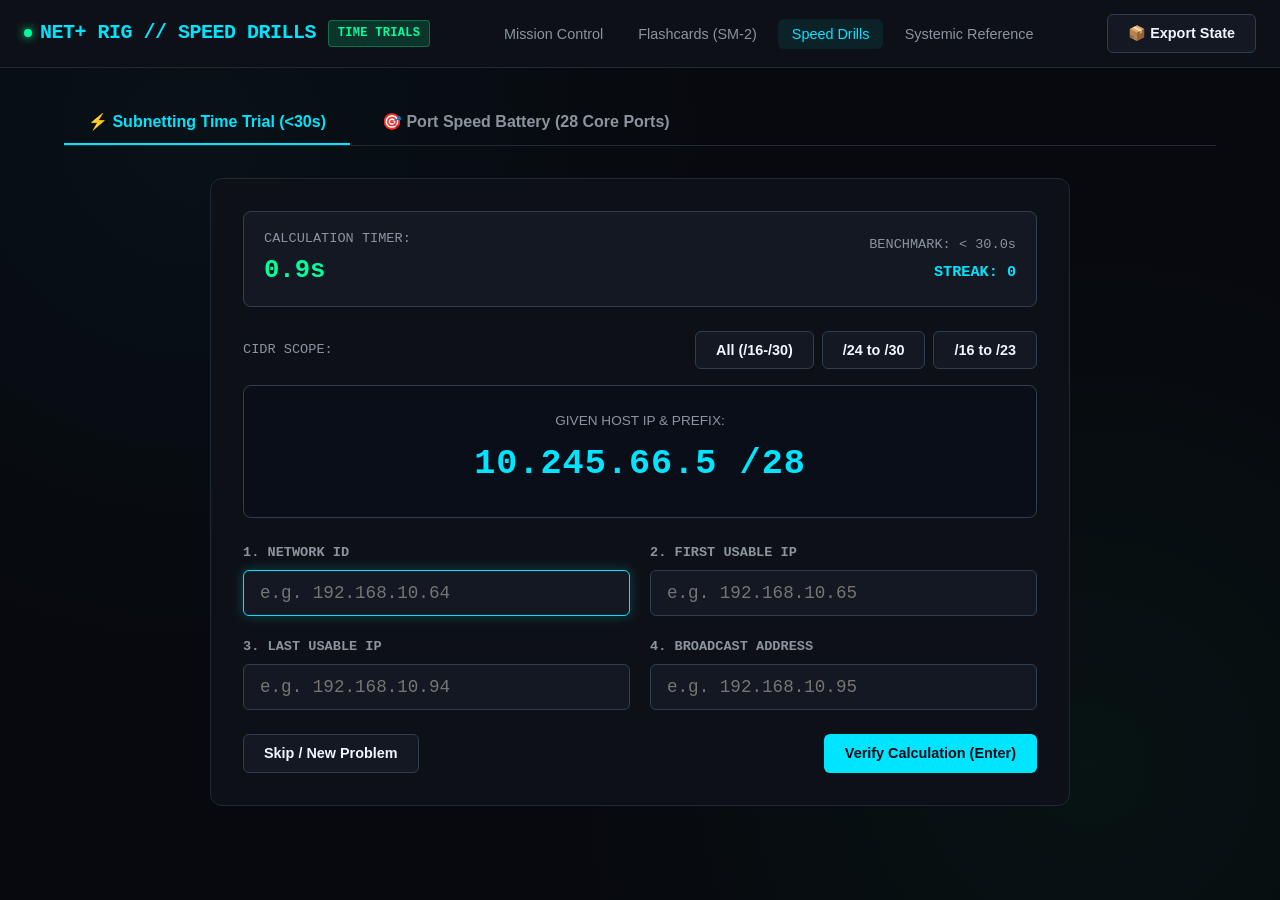
<file: app/drills.html>
<!DOCTYPE html>
<html lang="en">
<head>
  <meta charset="UTF-8">
  <meta name="viewport" content="width=device-width, initial-scale=1.0">
  <meta name="color-scheme" content="dark">
  <title>CompTIA Network+ (N10-009) // Speed Drill Trials</title>
  <link rel="stylesheet" href="css/style.css">
</head>
<body>
  <!-- Header Bar -->
  <header class="header-bar">
    <div class="brand-container">
      <a href="index.html" class="brand-logo">
        <span class="pulse-dot"></span>
        <span>NET+ RIG // SPEED DRILLS</span>
      </a>
      <span class="badge badge-emerald">TIME TRIALS</span>
    </div>
    <nav>
      <ul class="nav-links">
        <li><a href="index.html" class="nav-link">Mission Control</a></li>
        <li><a href="cards.html" class="nav-link">Flashcards (SM-2)</a></li>
        <li><a href="drills.html" class="nav-link active">Speed Drills</a></li>
        <li><a href="reference.html" class="nav-link">Systemic Reference</a></li>
      </ul>
    </nav>
    <div class="header-actions">
      <button class="btn btn-secondary" id="export-git-drills-btn">📦 Export State</button>
    </div>
  </header>

  <!-- Main View -->
  <main class="main-wrapper">
    <!-- Tab Controls -->
    <div class="drill-tabs">
      <button class="tab-btn active" id="tab-btn-subnet" data-target="subnet-view">⚡ Subnetting Time Trial (&lt;30s)</button>
      <button class="tab-btn" id="tab-btn-port" data-target="port-view">🎯 Port Speed Battery (28 Core Ports)</button>
    </div>

    <!-- ====================================================================
         Subnetting Time Trial Section
         ==================================================================== -->
    <section id="subnet-view" class="drill-box">
      <div class="timer-bar">
        <div>
          <span style="font-size:0.85rem; color:var(--text-secondary);">CALCULATION TIMER:</span>
          <div class="timer-val" id="subnet-timer-display">0.0s</div>
        </div>
        <div style="text-align:right;">
          <div class="target-badge">BENCHMARK: &lt; 30.0s</div>
          <div style="font-size:0.95rem; font-weight:700; color:var(--neon-cyan); margin-top:4px;">
            STREAK: <span id="subnet-streak-display">0</span>
          </div>
        </div>
      </div>

      <!-- Scope Selector -->
      <div style="display:flex; justify-content:space-between; align-items:center; margin-bottom:1rem; flex-wrap:wrap; gap:0.5rem;">
        <span style="font-size:0.85rem; font-family:var(--font-mono); color:var(--text-secondary);">CIDR SCOPE:</span>
        <div style="display:flex; gap:0.5rem;">
          <button class="btn btn-secondary subnet-scope-btn active" data-tier="all">All (/16-/30)</button>
          <button class="btn btn-secondary subnet-scope-btn" data-tier="tier1">/24 to /30</button>
          <button class="btn btn-secondary subnet-scope-btn" data-tier="tier2">/16 to /23</button>
        </div>
      </div>

      <!-- Problem Prompt -->
      <div class="ip-problem-display">
        <div style="font-size:0.85rem; color:var(--text-secondary); margin-bottom:0.25rem;">GIVEN HOST IP & PREFIX:</div>
        <div class="ip-lead" id="subnet-problem-ip">192.168.10.77 /27</div>
      </div>

      <!-- Input Form -->
      <form id="subnet-form">
        <div class="drill-inputs-grid">
          <div class="form-group">
            <label for="input-net-id">1. NETWORK ID</label>
            <input type="text" id="input-net-id" class="form-input" placeholder="e.g. 192.168.10.64" autocomplete="off" required>
          </div>
          <div class="form-group">
            <label for="input-first-usable">2. FIRST USABLE IP</label>
            <input type="text" id="input-first-usable" class="form-input" placeholder="e.g. 192.168.10.65" autocomplete="off" required>
          </div>
          <div class="form-group">
            <label for="input-last-usable">3. LAST USABLE IP</label>
            <input type="text" id="input-last-usable" class="form-input" placeholder="e.g. 192.168.10.94" autocomplete="off" required>
          </div>
          <div class="form-group">
            <label for="input-broadcast">4. BROADCAST ADDRESS</label>
            <input type="text" id="input-broadcast" class="form-input" placeholder="e.g. 192.168.10.95" autocomplete="off" required>
          </div>
        </div>

        <div style="display:flex; justify-content:space-between; align-items:center; margin-top:1.5rem;">
          <button type="button" class="btn btn-secondary" id="subnet-new-prob-btn">Skip / New Problem</button>
          <button type="submit" class="btn btn-primary" id="subnet-submit-btn">Verify Calculation (Enter)</button>
        </div>
      </form>

      <!-- Results & Step-by-Step Breakdown -->
      <div id="subnet-results-box" class="drill-results-breakdown" style="display:none;"></div>
    </section>

    <!-- ====================================================================
         Port Speed Battery Section
         ==================================================================== -->
    <section id="port-view" class="drill-box" style="display:none;">
      <div class="timer-bar">
        <div>
          <span style="font-size:0.85rem; color:var(--text-secondary);">REACTION LATENCY:</span>
          <div class="timer-val" id="port-latency-display">0ms</div>
        </div>
        <div style="text-align:right;">
          <div class="target-badge">BENCHMARK: &lt; 1000ms / 100% ACC</div>
          <div style="font-size:0.95rem; font-weight:700; color:var(--neon-emerald); margin-top:4px;">
            ACCURACY: <span id="port-acc-display">100%</span> | STREAK: <span id="port-streak-display">0</span>
          </div>
        </div>
      </div>

      <!-- Mode Selector -->
      <div style="display:flex; justify-content:space-between; align-items:center; margin-bottom:1.5rem; flex-wrap:wrap; gap:0.5rem;">
        <span style="font-size:0.85rem; font-family:var(--font-mono); color:var(--text-secondary);">TRIAL MODE:</span>
        <div style="display:flex; gap:0.5rem;">
          <button class="btn btn-secondary port-mode-btn active" data-mode="random">Mixed Battery</button>
          <button class="btn btn-secondary port-mode-btn" data-mode="port_to_service">Port &rarr; Service</button>
          <button class="btn btn-secondary port-mode-btn" data-mode="service_to_port">Service &rarr; Port</button>
        </div>
      </div>

      <!-- Problem Prompt -->
      <div class="ip-problem-display">
        <div style="font-size:0.85rem; color:var(--text-secondary); margin-bottom:0.25rem;" id="port-prompt-subtitle">IDENTIFY THE SERVICE:</div>
        <div class="ip-lead" id="port-prompt-main">Port 445 (TCP)</div>
      </div>

      <!-- Rapid Fire Choices Grid -->
      <div class="port-choices-grid" id="port-choices-container">
        <!-- Buttons [1] to [4] injected via JS -->
      </div>

      <!-- Detail Explanations -->
      <div id="port-feedback-box" class="drill-results-breakdown" style="display:none; margin-top:1.5rem;"></div>
    </section>
  </main>

  <!-- Telemetry Export Modal Backdrop -->
  <div id="git-export-modal" class="modal-backdrop"></div>

  <!-- Scripts -->
  <script type="module">
    import { SubnetDrill } from './js/subnet-drill.js';
    import { PortDrill } from './js/port-drill.js';
    import { FlashcardController } from './js/cards.js';

    // Check query params for tab selection
    const urlParams = new URLSearchParams(window.location.search);
    const initialTab = urlParams.get('tab');

    // Tab switching logic
    const subnetBtn = document.getElementById('tab-btn-subnet');
    const portBtn = document.getElementById('tab-btn-port');
    const subnetView = document.getElementById('subnet-view');
    const portView = document.getElementById('port-view');

    function switchTab(target) {
      if (target === 'port') {
        portBtn.classList.add('active');
        subnetBtn.classList.remove('active');
        portView.style.display = 'block';
        subnetView.style.display = 'none';
        if (!window.portEngineStarted) {
          initPortTrial();
          window.portEngineStarted = true;
        }
      } else {
        subnetBtn.classList.add('active');
        portBtn.classList.remove('active');
        subnetView.style.display = 'block';
        portView.style.display = 'none';
      }
    }

    subnetBtn.addEventListener('click', () => switchTab('subnet'));
    portBtn.addEventListener('click', () => switchTab('port'));

    if (initialTab === 'port') {
      switchTab('port');
    }

    // ========================================================================
    // Subnetting Drill Implementation
    // ========================================================================
    const subnetEngine = new SubnetDrill();
    let currentScope = 'all';

    const timerDisplay = document.getElementById('subnet-timer-display');
    const streakDisplay = document.getElementById('subnet-streak-display');
    const problemIpDisplay = document.getElementById('subnet-problem-ip');
    const form = document.getElementById('subnet-form');
    const resultsBox = document.getElementById('subnet-results-box');

    const inputNetId = document.getElementById('input-net-id');
    const inputFirstUsable = document.getElementById('input-first-usable');
    const inputLastUsable = document.getElementById('input-last-usable');
    const inputBroadcast = document.getElementById('input-broadcast');

    function resetInputs() {
      [inputNetId, inputFirstUsable, inputLastUsable, inputBroadcast].forEach(inp => {
        inp.value = '';
        inp.classList.remove('correct', 'incorrect');
      });
      resultsBox.style.display = 'none';
      timerDisplay.className = 'timer-val';
    }

    function loadNewSubnetProblem() {
      resetInputs();
      const p = subnetEngine.generateRandomProblem(currentScope);
      problemIpDisplay.textContent = `${p.ip} /${p.cidr}`;
      inputNetId.focus();

      subnetEngine.startTimer((elapsed) => {
        timerDisplay.textContent = `${elapsed.toFixed(1)}s`;
        if (elapsed > 30.0) {
          timerDisplay.className = 'timer-val danger';
        } else if (elapsed > 18.0) {
          timerDisplay.className = 'timer-val warning';
        } else {
          timerDisplay.className = 'timer-val';
        }
      });
    }

    form.addEventListener('submit', (e) => {
      e.preventDefault();
      const userAnswers = {
        networkId: inputNetId.value,
        firstUsable: inputFirstUsable.value,
        lastUsable: inputLastUsable.value,
        broadcast: inputBroadcast.value
      };

      const res = subnetEngine.validateSubmission(userAnswers);
      if (!res) return;

      inputNetId.classList.add(res.networkId.correct ? 'correct' : 'incorrect');
      inputFirstUsable.classList.add(res.firstUsable.correct ? 'correct' : 'incorrect');
      inputLastUsable.classList.add(res.lastUsable.correct ? 'correct' : 'incorrect');
      inputBroadcast.classList.add(res.broadcast.correct ? 'correct' : 'incorrect');

      streakDisplay.textContent = res.streak;

      const p = subnetEngine.currentProblem;
      resultsBox.style.display = 'block';
      resultsBox.innerHTML = `
        <div style="display:flex; justify-content:space-between; margin-bottom:0.75rem;">
          <span style="font-weight:700; color:${res.allCorrect ? 'var(--neon-emerald)' : 'var(--neon-crimson)'};">
            ${res.allCorrect ? '✅ PERFECT CALCULATION' : '❌ CALCULATION ERROR'}
          </span>
          <span>Time: <strong>${res.elapsedSeconds}s</strong> (${res.passedTarget ? '🟢 Sub-30s Target Met' : '🔴 Over 30s Target'})</span>
        </div>
        <p><strong>Subnet Mask:</strong> ${p.subnetMask} | <strong>Block Size (Magic Number):</strong> ${p.blockSize} in Octet ${p.interestingOctet}</p>
        <p><strong>Expected:</strong> Net ID: <code>${p.networkId}</code> | Range: <code>${p.firstUsable}</code> - <code>${p.lastUsable}</code> | Broadcast: <code>${p.broadcast}</code> (${p.usableHosts} usable hosts)</p>
        <div style="margin-top:1rem; text-align:right;">
          <button class="btn btn-emerald" id="next-subnet-prob-btn">Next Subnet Problem &rarr;</button>
        </div>
      `;

      document.getElementById('next-subnet-prob-btn')?.addEventListener('click', loadNewSubnetProblem);
    });

    document.getElementById('subnet-new-prob-btn').addEventListener('click', loadNewSubnetProblem);

    document.querySelectorAll('.subnet-scope-btn').forEach(btn => {
      btn.addEventListener('click', () => {
        document.querySelectorAll('.subnet-scope-btn').forEach(b => b.classList.remove('active'));
        btn.classList.add('active');
        currentScope = btn.getAttribute('data-tier');
        loadNewSubnetProblem();
      });
    });

    loadNewSubnetProblem();

    // ========================================================================
    // Port Speed Trial Implementation
    // ========================================================================
    const portEngine = new PortDrill();
    let portTrialMode = 'random';

    const latencyDisplay = document.getElementById('port-latency-display');
    const accDisplay = document.getElementById('port-acc-display');
    const portStreakDisplay = document.getElementById('port-streak-display');
    const portPromptMain = document.getElementById('port-prompt-main');
    const portPromptSub = document.getElementById('port-prompt-subtitle');
    const choicesContainer = document.getElementById('port-choices-container');
    const portFeedback = document.getElementById('port-feedback-box');

    function renderPortQuestion() {
      const q = portEngine.generateQuestion(portTrialMode);
      portPromptSub.textContent = q.questionText.toUpperCase();
      portPromptMain.textContent = q.prompt;
      portFeedback.style.display = 'none';

      choicesContainer.innerHTML = '';
      q.choices.forEach((choice, idx) => {
        const btn = document.createElement('button');
        btn.className = 'choice-btn';
        btn.setAttribute('data-index', idx);
        btn.innerHTML = `
          <span><span class="key-indicator">[${idx + 1}]</span> ${choice.label}</span>
          <span style="font-size:0.8rem; opacity:0.6;">${choice.targetRef.proto}</span>
        `;
        btn.addEventListener('click', () => handlePortSubmission(idx));
        choicesContainer.appendChild(btn);
      });
    }

    function handlePortSubmission(chosenIndex) {
      const q = portEngine.currentQuestion;
      const res = portEngine.submitAnswer(chosenIndex);
      if (!res) return;

      latencyDisplay.textContent = `${res.latencyMs}ms`;
      accDisplay.textContent = `${res.accuracy}%`;
      portStreakDisplay.textContent = res.streak;

      // Color choice buttons
      const buttons = choicesContainer.querySelectorAll('.choice-btn');
      buttons.forEach((btn, idx) => {
        btn.disabled = true;
        if (q.choices[idx].isCorrect) {
          btn.classList.add('correct');
        } else if (idx === chosenIndex && !res.isCorrect) {
          btn.classList.add('wrong');
        }
      });

      // Show instant feedback
      portFeedback.style.display = 'block';
      portFeedback.innerHTML = `
        <div style="display:flex; justify-content:space-between; align-items:center;">
          <span>${res.isCorrect ? '⚡ INSTANT MATCH' : '❌ MISMATCH'}: <strong>Port ${res.target.port} (${res.target.proto}) &harr; ${res.target.service}</strong></span>
          <span>Latency: <strong>${res.latencyMs}ms</strong></span>
        </div>
        <p style="margin-top:0.35rem; color:var(--text-secondary);">${res.target.desc}</p>
      `;

      // Relentless rapid-fire auto-advance after 800ms
      setTimeout(() => {
        renderPortQuestion();
      }, 900);
    }

    function initPortTrial() {
      portEngine.resetStats();
      renderPortQuestion();

      // Keyboard 1, 2, 3, 4 listeners for rapid-fire
      window.addEventListener('keydown', (e) => {
        if (portView.style.display === 'none') return;
        if (['1', '2', '3', '4'].includes(e.key)) {
          const idx = parseInt(e.key, 10) - 1;
          const btns = choicesContainer.querySelectorAll('.choice-btn');
          if (btns[idx] && !btns[idx].disabled) {
            handlePortSubmission(idx);
          }
        }
      });
    }

    document.querySelectorAll('.port-mode-btn').forEach(btn => {
      btn.addEventListener('click', () => {
        document.querySelectorAll('.port-mode-btn').forEach(b => b.classList.remove('active'));
        btn.classList.add('active');
        portTrialMode = btn.getAttribute('data-mode');
        renderPortQuestion();
      });
    });

    // Export button binding
    document.getElementById('export-git-drills-btn').addEventListener('click', () => {
      const fc = new FlashcardController();
      fc.showExportModal();
    });
  </script>
</body>
</html>
</file>
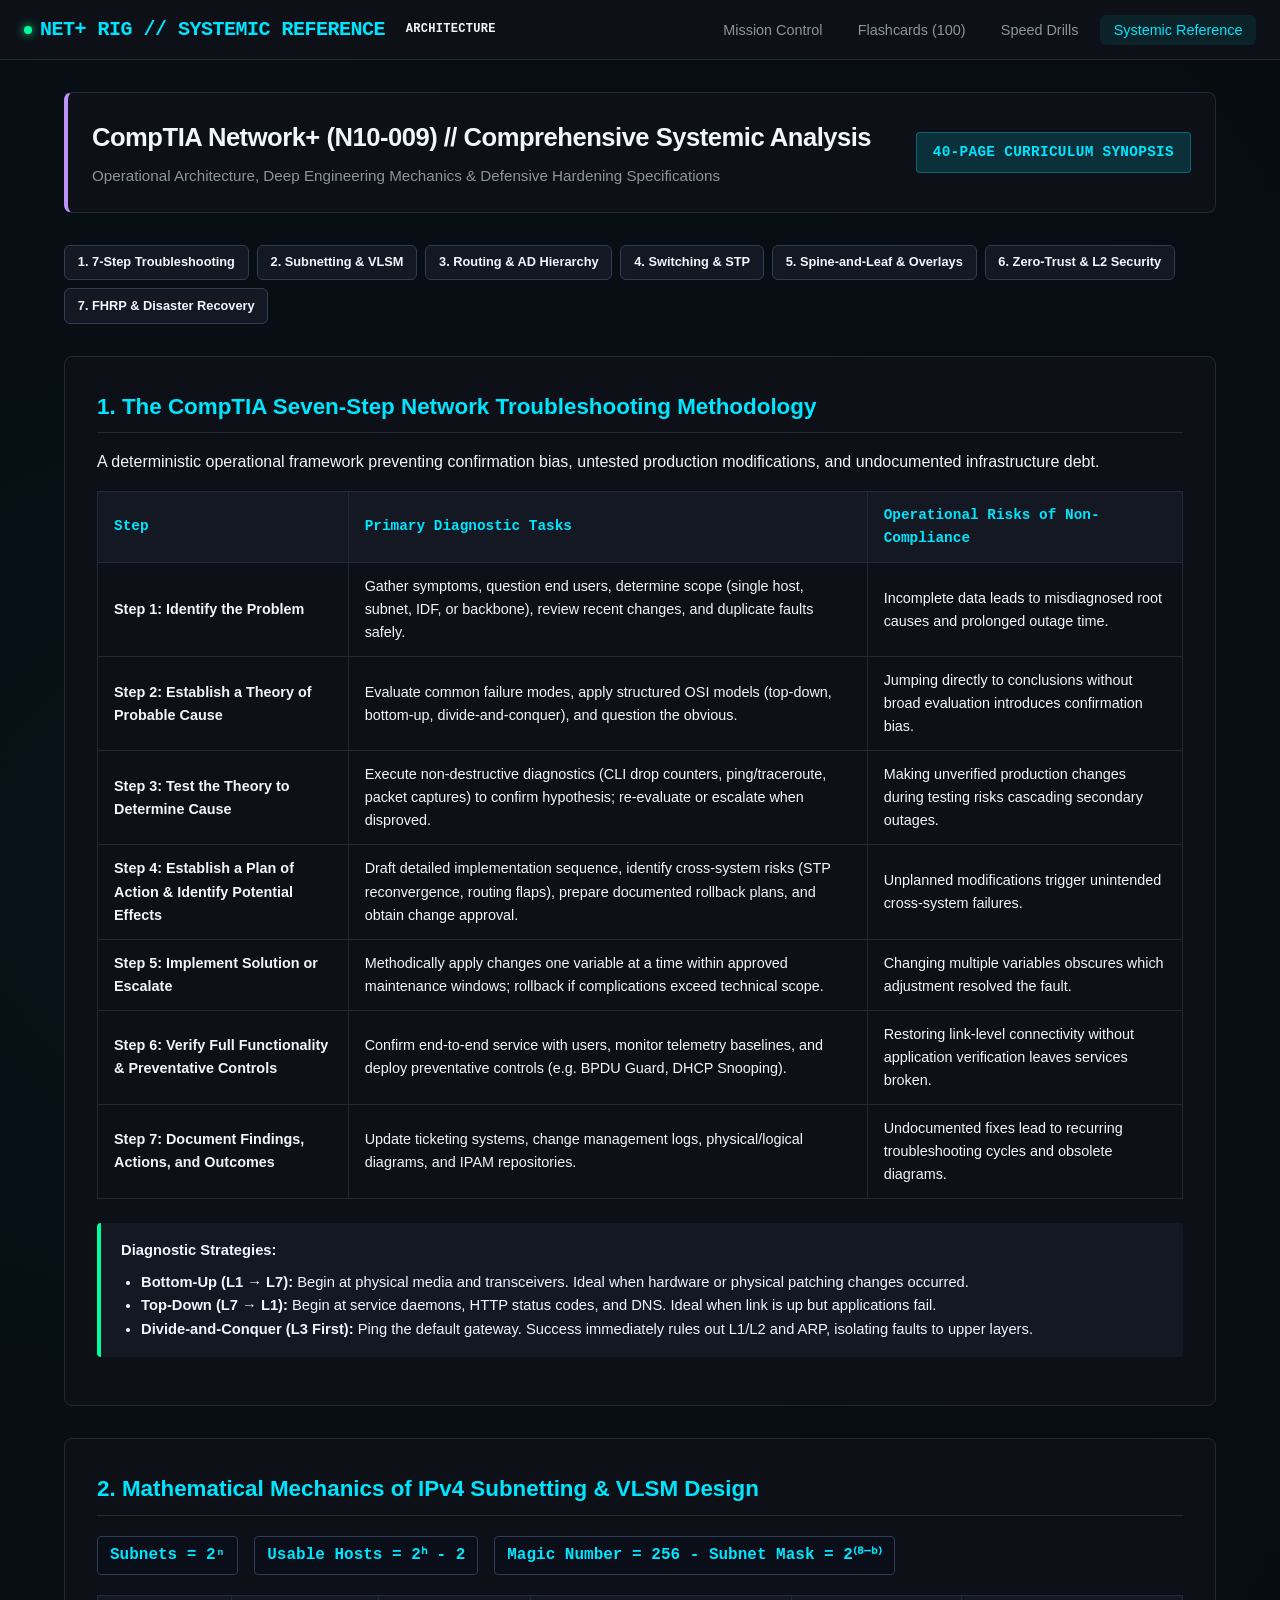
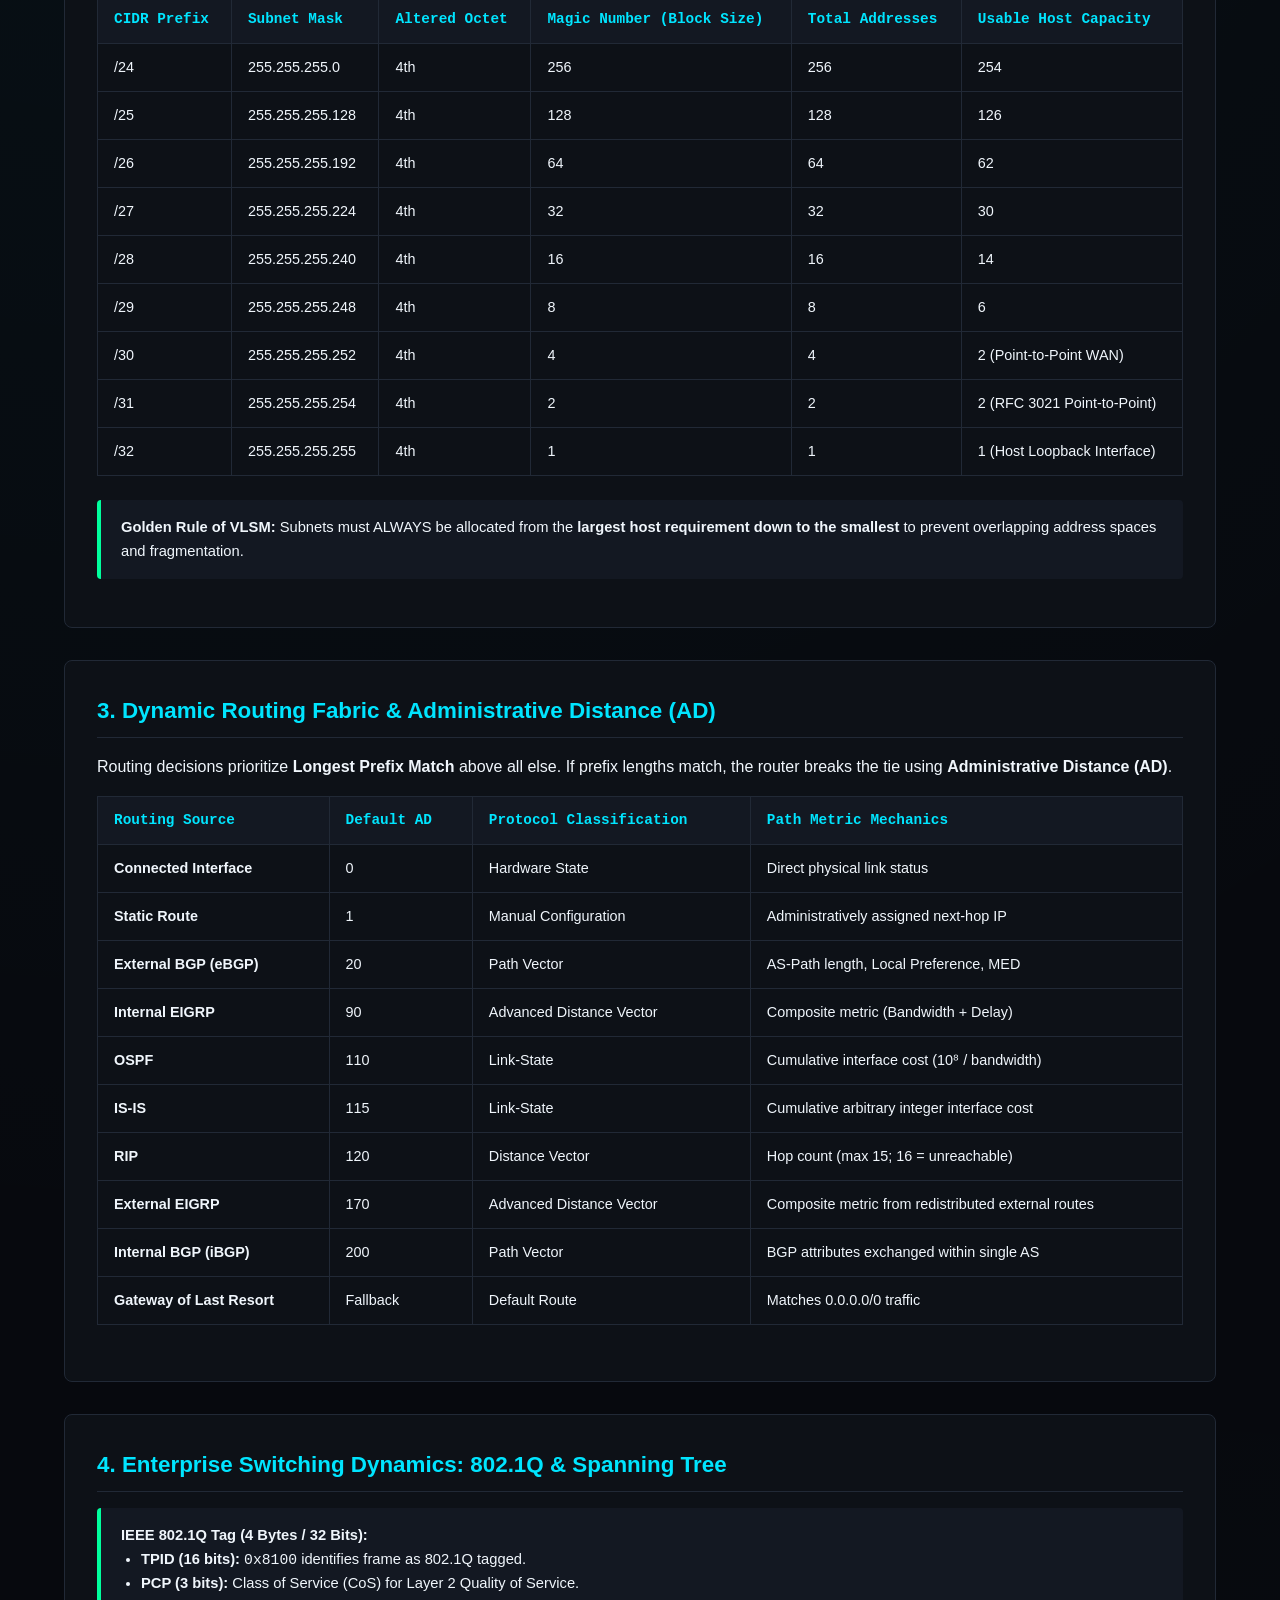
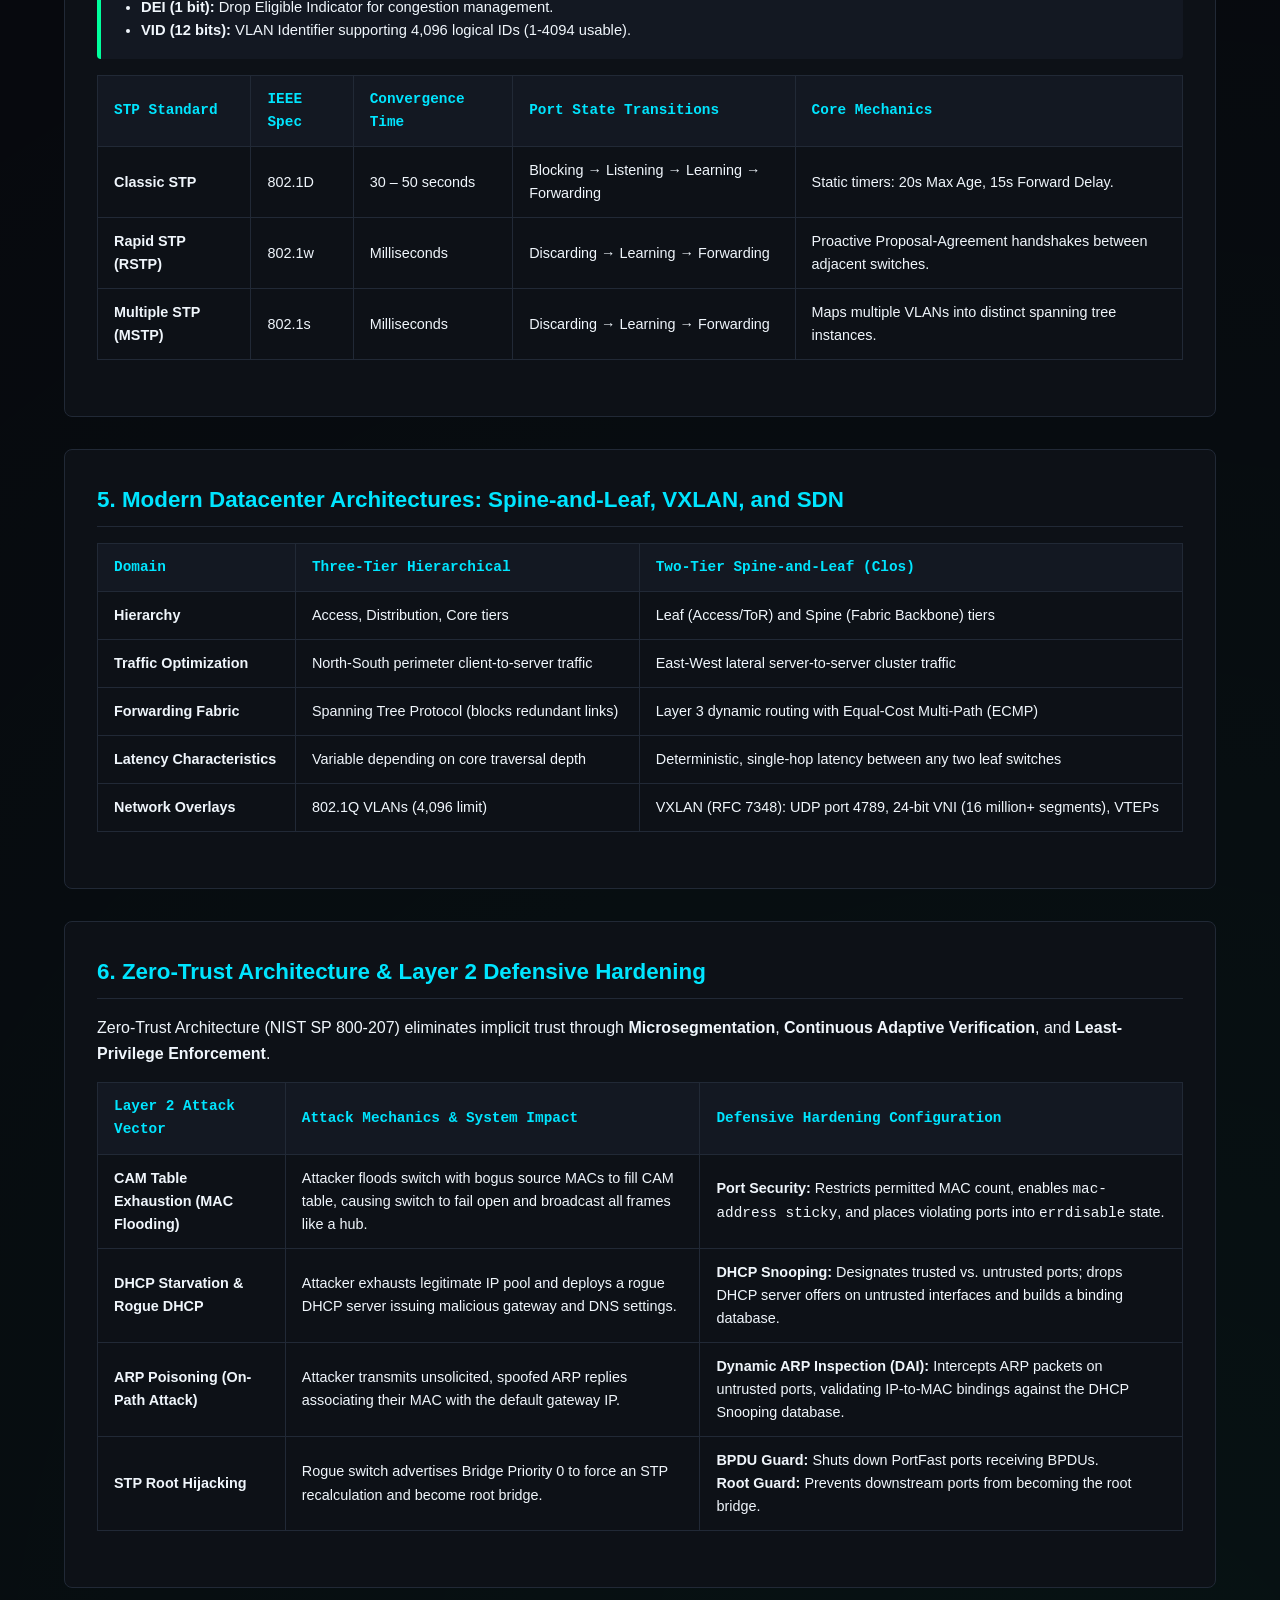
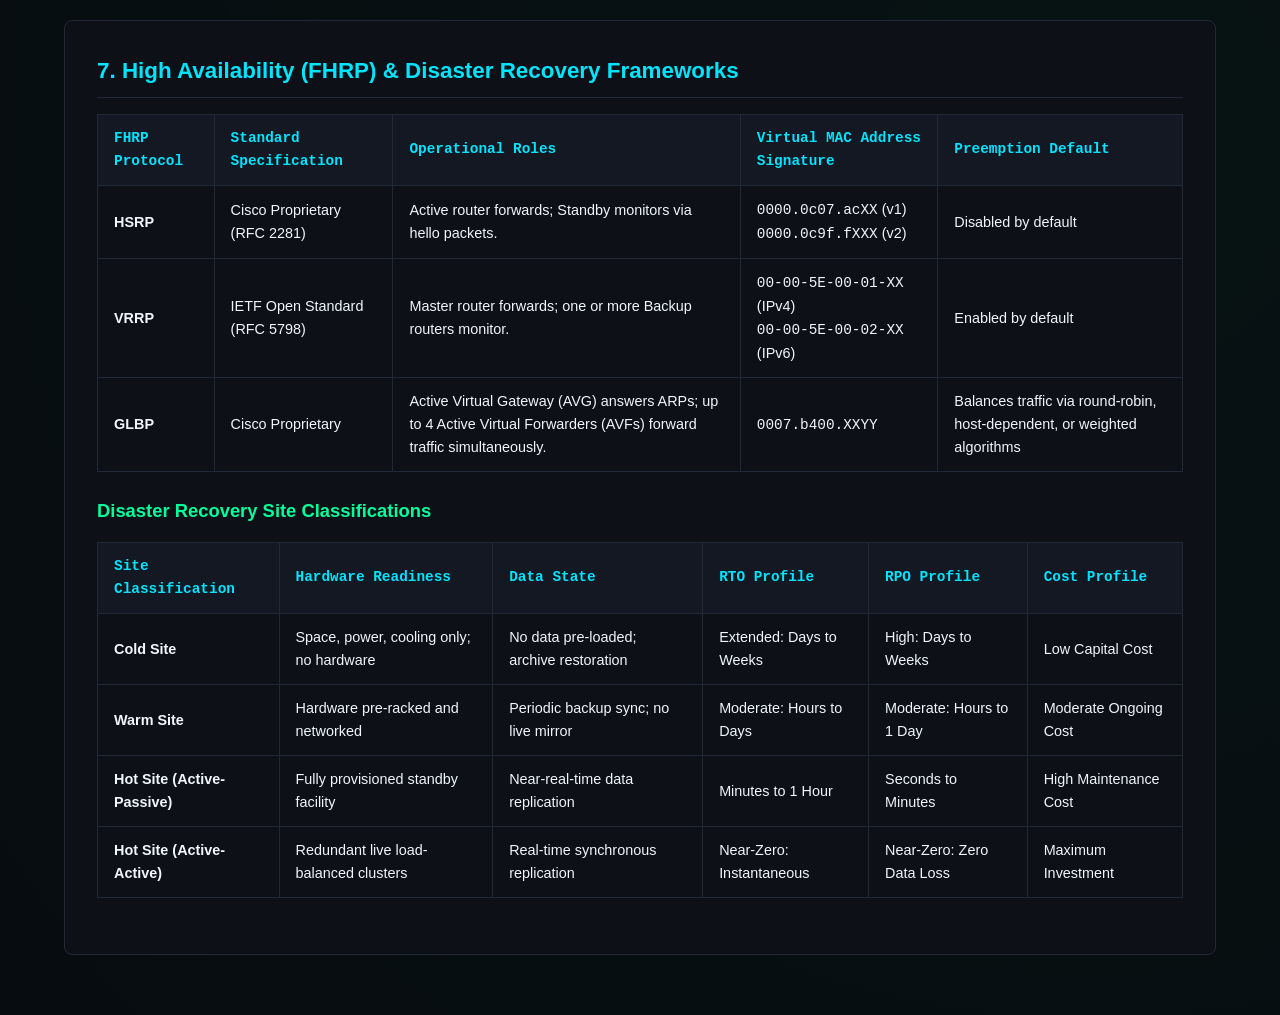
<file: app/reference.html>
<!DOCTYPE html>
<html lang="en">
<head>
  <meta charset="UTF-8">
  <meta name="viewport" content="width=device-width, initial-scale=1.0">
  <meta name="color-scheme" content="dark">
  <title>CompTIA Network+ (N10-009) // Systemic Architecture & Operational Reference</title>
  <link rel="stylesheet" href="css/style.css">
  <style>
    .ref-content-section {
      background: var(--bg-surface);
      border: 1px solid var(--border-subtle);
      border-radius: 8px;
      padding: 2rem;
      margin-bottom: 2rem;
    }
    .ref-content-section h2 {
      color: var(--neon-cyan);
      font-size: 1.4rem;
      margin-bottom: 1rem;
      border-bottom: 1px solid var(--border-subtle);
      padding-bottom: 0.5rem;
    }
    .ref-content-section h3 {
      color: var(--neon-emerald);
      font-size: 1.15rem;
      margin: 1.5rem 0 0.5rem;
    }
    .ref-table {
      width: 100%;
      border-collapse: collapse;
      margin: 1rem 0 1.5rem;
      font-size: 0.9rem;
    }
    .ref-table th, .ref-table td {
      border: 1px solid var(--border-subtle);
      padding: 0.75rem 1rem;
      text-align: left;
    }
    .ref-table th {
      background: var(--bg-card);
      color: var(--neon-cyan);
      font-family: var(--font-mono);
      font-weight: 700;
    }
    .ref-table tr:hover td {
      background: rgba(0, 229, 255, 0.03);
    }
    .callout-box {
      background: var(--bg-card);
      border-left: 4px solid var(--neon-emerald);
      padding: 1rem 1.25rem;
      border-radius: 4px;
      margin: 1rem 0;
      font-size: 0.92rem;
    }
    .formula-badge {
      display: inline-block;
      background: #090e18;
      border: 1px solid var(--border-bright);
      color: var(--neon-cyan);
      padding: 0.35rem 0.75rem;
      border-radius: 4px;
      font-family: var(--font-mono);
      font-weight: 700;
      margin: 0.25rem 0;
    }
  </style>
</head>
<body>
  <!-- Header Bar -->
  <header class="header-bar">
    <div class="brand-container">
      <a href="index.html" class="brand-logo">
        <span class="pulse-dot"></span>
        <span>NET+ RIG // SYSTEMIC REFERENCE</span>
      </a>
      <span class="badge badge-purple">ARCHITECTURE</span>
    </div>
    <nav>
      <ul class="nav-links">
        <li><a href="index.html" class="nav-link">Mission Control</a></li>
        <li><a href="cards.html" class="nav-link">Flashcards (100)</a></li>
        <li><a href="drills.html" class="nav-link">Speed Drills</a></li>
        <li><a href="reference.html" class="nav-link active">Systemic Reference</a></li>
      </ul>
    </nav>
  </header>

  <!-- Main Reference Guide -->
  <main class="main-wrapper">
    <div class="mission-banner" style="border-left-color: var(--neon-purple);">
      <div class="mission-title-group">
        <h1>CompTIA Network+ (N10-009) // Comprehensive Systemic Analysis</h1>
        <p>Operational Architecture, Deep Engineering Mechanics & Defensive Hardening Specifications</p>
      </div>
      <div class="badge badge-cyan" style="font-size:0.9rem; padding:0.5rem 1rem;">40-PAGE CURRICULUM SYNOPSIS</div>
    </div>

    <!-- Quick Jump Anchor Bar -->
    <div style="display:flex; gap:0.5rem; flex-wrap:wrap; margin-bottom:2rem;">
      <a href="#section-1" class="btn btn-secondary" style="font-size:0.8rem; padding:0.4rem 0.8rem;">1. 7-Step Troubleshooting</a>
      <a href="#section-2" class="btn btn-secondary" style="font-size:0.8rem; padding:0.4rem 0.8rem;">2. Subnetting & VLSM</a>
      <a href="#section-3" class="btn btn-secondary" style="font-size:0.8rem; padding:0.4rem 0.8rem;">3. Routing & AD Hierarchy</a>
      <a href="#section-4" class="btn btn-secondary" style="font-size:0.8rem; padding:0.4rem 0.8rem;">4. Switching & STP</a>
      <a href="#section-5" class="btn btn-secondary" style="font-size:0.8rem; padding:0.4rem 0.8rem;">5. Spine-and-Leaf & Overlays</a>
      <a href="#section-6" class="btn btn-secondary" style="font-size:0.8rem; padding:0.4rem 0.8rem;">6. Zero-Trust & L2 Security</a>
      <a href="#section-7" class="btn btn-secondary" style="font-size:0.8rem; padding:0.4rem 0.8rem;">7. FHRP & Disaster Recovery</a>
    </div>

    <!-- Section 1 -->
    <section id="section-1" class="ref-content-section">
      <h2>1. The CompTIA Seven-Step Network Troubleshooting Methodology</h2>
      <p>A deterministic operational framework preventing confirmation bias, untested production modifications, and undocumented infrastructure debt.</p>

      <table class="ref-table">
        <thead>
          <tr>
            <th>Step</th>
            <th>Primary Diagnostic Tasks</th>
            <th>Operational Risks of Non-Compliance</th>
          </tr>
        </thead>
        <tbody>
          <tr>
            <td><strong>Step 1: Identify the Problem</strong></td>
            <td>Gather symptoms, question end users, determine scope (single host, subnet, IDF, or backbone), review recent changes, and duplicate faults safely.</td>
            <td>Incomplete data leads to misdiagnosed root causes and prolonged outage time.</td>
          </tr>
          <tr>
            <td><strong>Step 2: Establish a Theory of Probable Cause</strong></td>
            <td>Evaluate common failure modes, apply structured OSI models (top-down, bottom-up, divide-and-conquer), and question the obvious.</td>
            <td>Jumping directly to conclusions without broad evaluation introduces confirmation bias.</td>
          </tr>
          <tr>
            <td><strong>Step 3: Test the Theory to Determine Cause</strong></td>
            <td>Execute non-destructive diagnostics (CLI drop counters, ping/traceroute, packet captures) to confirm hypothesis; re-evaluate or escalate when disproved.</td>
            <td>Making unverified production changes during testing risks cascading secondary outages.</td>
          </tr>
          <tr>
            <td><strong>Step 4: Establish a Plan of Action & Identify Potential Effects</strong></td>
            <td>Draft detailed implementation sequence, identify cross-system risks (STP reconvergence, routing flaps), prepare documented rollback plans, and obtain change approval.</td>
            <td>Unplanned modifications trigger unintended cross-system failures.</td>
          </tr>
          <tr>
            <td><strong>Step 5: Implement Solution or Escalate</strong></td>
            <td>Methodically apply changes one variable at a time within approved maintenance windows; rollback if complications exceed technical scope.</td>
            <td>Changing multiple variables obscures which adjustment resolved the fault.</td>
          </tr>
          <tr>
            <td><strong>Step 6: Verify Full Functionality & Preventative Controls</strong></td>
            <td>Confirm end-to-end service with users, monitor telemetry baselines, and deploy preventative controls (e.g. BPDU Guard, DHCP Snooping).</td>
            <td>Restoring link-level connectivity without application verification leaves services broken.</td>
          </tr>
          <tr>
            <td><strong>Step 7: Document Findings, Actions, and Outcomes</strong></td>
            <td>Update ticketing systems, change management logs, physical/logical diagrams, and IPAM repositories.</td>
            <td>Undocumented fixes lead to recurring troubleshooting cycles and obsolete diagrams.</td>
          </tr>
        </tbody>
      </table>

      <div class="callout-box">
        <strong>Diagnostic Strategies:</strong>
        <ul style="margin-left: 1.25rem; margin-top: 0.5rem;">
          <li><strong>Bottom-Up (L1 &rarr; L7):</strong> Begin at physical media and transceivers. Ideal when hardware or physical patching changes occurred.</li>
          <li><strong>Top-Down (L7 &rarr; L1):</strong> Begin at service daemons, HTTP status codes, and DNS. Ideal when link is up but applications fail.</li>
          <li><strong>Divide-and-Conquer (L3 First):</strong> Ping the default gateway. Success immediately rules out L1/L2 and ARP, isolating faults to upper layers.</li>
        </ul>
      </div>
    </section>

    <!-- Section 2 -->
    <section id="section-2" class="ref-content-section">
      <h2>2. Mathematical Mechanics of IPv4 Subnetting & VLSM Design</h2>
      <div style="display:flex; gap:1rem; flex-wrap:wrap; margin-bottom:1rem;">
        <span class="formula-badge">Subnets = 2ⁿ</span>
        <span class="formula-badge">Usable Hosts = 2ʰ - 2</span>
        <span class="formula-badge">Magic Number = 256 - Subnet Mask = 2⁽⁸⁻ᵇ⁾</span>
      </div>

      <table class="ref-table">
        <thead>
          <tr>
            <th>CIDR Prefix</th>
            <th>Subnet Mask</th>
            <th>Altered Octet</th>
            <th>Magic Number (Block Size)</th>
            <th>Total Addresses</th>
            <th>Usable Host Capacity</th>
          </tr>
        </thead>
        <tbody>
          <tr><td>/24</td><td>255.255.255.0</td><td>4th</td><td>256</td><td>256</td><td>254</td></tr>
          <tr><td>/25</td><td>255.255.255.128</td><td>4th</td><td>128</td><td>128</td><td>126</td></tr>
          <tr><td>/26</td><td>255.255.255.192</td><td>4th</td><td>64</td><td>64</td><td>62</td></tr>
          <tr><td>/27</td><td>255.255.255.224</td><td>4th</td><td>32</td><td>32</td><td>30</td></tr>
          <tr><td>/28</td><td>255.255.255.240</td><td>4th</td><td>16</td><td>16</td><td>14</td></tr>
          <tr><td>/29</td><td>255.255.255.248</td><td>4th</td><td>8</td><td>8</td><td>6</td></tr>
          <tr><td>/30</td><td>255.255.255.252</td><td>4th</td><td>4</td><td>4</td><td>2 (Point-to-Point WAN)</td></tr>
          <tr><td>/31</td><td>255.255.255.254</td><td>4th</td><td>2</td><td>2</td><td>2 (RFC 3021 Point-to-Point)</td></tr>
          <tr><td>/32</td><td>255.255.255.255</td><td>4th</td><td>1</td><td>1</td><td>1 (Host Loopback Interface)</td></tr>
        </tbody>
      </table>

      <div class="callout-box">
        <strong>Golden Rule of VLSM:</strong> Subnets must ALWAYS be allocated from the <strong>largest host requirement down to the smallest</strong> to prevent overlapping address spaces and fragmentation.
      </div>
    </section>

    <!-- Section 3 -->
    <section id="section-3" class="ref-content-section">
      <h2>3. Dynamic Routing Fabric & Administrative Distance (AD)</h2>
      <p>Routing decisions prioritize <strong>Longest Prefix Match</strong> above all else. If prefix lengths match, the router breaks the tie using <strong>Administrative Distance (AD)</strong>.</p>

      <table class="ref-table">
        <thead>
          <tr>
            <th>Routing Source</th>
            <th>Default AD</th>
            <th>Protocol Classification</th>
            <th>Path Metric Mechanics</th>
          </tr>
        </thead>
        <tbody>
          <tr><td><strong>Connected Interface</strong></td><td>0</td><td>Hardware State</td><td>Direct physical link status</td></tr>
          <tr><td><strong>Static Route</strong></td><td>1</td><td>Manual Configuration</td><td>Administratively assigned next-hop IP</td></tr>
          <tr><td><strong>External BGP (eBGP)</strong></td><td>20</td><td>Path Vector</td><td>AS-Path length, Local Preference, MED</td></tr>
          <tr><td><strong>Internal EIGRP</strong></td><td>90</td><td>Advanced Distance Vector</td><td>Composite metric (Bandwidth + Delay)</td></tr>
          <tr><td><strong>OSPF</strong></td><td>110</td><td>Link-State</td><td>Cumulative interface cost (10⁸ / bandwidth)</td></tr>
          <tr><td><strong>IS-IS</strong></td><td>115</td><td>Link-State</td><td>Cumulative arbitrary integer interface cost</td></tr>
          <tr><td><strong>RIP</strong></td><td>120</td><td>Distance Vector</td><td>Hop count (max 15; 16 = unreachable)</td></tr>
          <tr><td><strong>External EIGRP</strong></td><td>170</td><td>Advanced Distance Vector</td><td>Composite metric from redistributed external routes</td></tr>
          <tr><td><strong>Internal BGP (iBGP)</strong></td><td>200</td><td>Path Vector</td><td>BGP attributes exchanged within single AS</td></tr>
          <tr><td><strong>Gateway of Last Resort</strong></td><td>Fallback</td><td>Default Route</td><td>Matches 0.0.0.0/0 traffic</td></tr>
        </tbody>
      </table>
    </section>

    <!-- Section 4 -->
    <section id="section-4" class="ref-content-section">
      <h2>4. Enterprise Switching Dynamics: 802.1Q & Spanning Tree</h2>
      <div class="callout-box">
        <strong>IEEE 802.1Q Tag (4 Bytes / 32 Bits):</strong>
        <ul style="margin-left: 1.25rem;">
          <li><strong>TPID (16 bits):</strong> <code>0x8100</code> identifies frame as 802.1Q tagged.</li>
          <li><strong>PCP (3 bits):</strong> Class of Service (CoS) for Layer 2 Quality of Service.</li>
          <li><strong>DEI (1 bit):</strong> Drop Eligible Indicator for congestion management.</li>
          <li><strong>VID (12 bits):</strong> VLAN Identifier supporting 4,096 logical IDs (1-4094 usable).</li>
        </ul>
      </div>

      <table class="ref-table">
        <thead>
          <tr>
            <th>STP Standard</th>
            <th>IEEE Spec</th>
            <th>Convergence Time</th>
            <th>Port State Transitions</th>
            <th>Core Mechanics</th>
          </tr>
        </thead>
        <tbody>
          <tr>
            <td><strong>Classic STP</strong></td>
            <td>802.1D</td>
            <td>30 – 50 seconds</td>
            <td>Blocking &rarr; Listening &rarr; Learning &rarr; Forwarding</td>
            <td>Static timers: 20s Max Age, 15s Forward Delay.</td>
          </tr>
          <tr>
            <td><strong>Rapid STP (RSTP)</strong></td>
            <td>802.1w</td>
            <td>Milliseconds</td>
            <td>Discarding &rarr; Learning &rarr; Forwarding</td>
            <td>Proactive Proposal-Agreement handshakes between adjacent switches.</td>
          </tr>
          <tr>
            <td><strong>Multiple STP (MSTP)</strong></td>
            <td>802.1s</td>
            <td>Milliseconds</td>
            <td>Discarding &rarr; Learning &rarr; Forwarding</td>
            <td>Maps multiple VLANs into distinct spanning tree instances.</td>
          </tr>
        </tbody>
      </table>
    </section>

    <!-- Section 5 -->
    <section id="section-5" class="ref-content-section">
      <h2>5. Modern Datacenter Architectures: Spine-and-Leaf, VXLAN, and SDN</h2>
      <table class="ref-table">
        <thead>
          <tr>
            <th>Domain</th>
            <th>Three-Tier Hierarchical</th>
            <th>Two-Tier Spine-and-Leaf (Clos)</th>
          </tr>
        </thead>
        <tbody>
          <tr>
            <td><strong>Hierarchy</strong></td>
            <td>Access, Distribution, Core tiers</td>
            <td>Leaf (Access/ToR) and Spine (Fabric Backbone) tiers</td>
          </tr>
          <tr>
            <td><strong>Traffic Optimization</strong></td>
            <td>North-South perimeter client-to-server traffic</td>
            <td>East-West lateral server-to-server cluster traffic</td>
          </tr>
          <tr>
            <td><strong>Forwarding Fabric</strong></td>
            <td>Spanning Tree Protocol (blocks redundant links)</td>
            <td>Layer 3 dynamic routing with Equal-Cost Multi-Path (ECMP)</td>
          </tr>
          <tr>
            <td><strong>Latency Characteristics</strong></td>
            <td>Variable depending on core traversal depth</td>
            <td>Deterministic, single-hop latency between any two leaf switches</td>
          </tr>
          <tr>
            <td><strong>Network Overlays</strong></td>
            <td>802.1Q VLANs (4,096 limit)</td>
            <td>VXLAN (RFC 7348): UDP port 4789, 24-bit VNI (16 million+ segments), VTEPs</td>
          </tr>
        </tbody>
      </table>
    </section>

    <!-- Section 6 -->
    <section id="section-6" class="ref-content-section">
      <h2>6. Zero-Trust Architecture & Layer 2 Defensive Hardening</h2>
      <p>Zero-Trust Architecture (NIST SP 800-207) eliminates implicit trust through <strong>Microsegmentation</strong>, <strong>Continuous Adaptive Verification</strong>, and <strong>Least-Privilege Enforcement</strong>.</p>

      <table class="ref-table">
        <thead>
          <tr>
            <th>Layer 2 Attack Vector</th>
            <th>Attack Mechanics & System Impact</th>
            <th>Defensive Hardening Configuration</th>
          </tr>
        </thead>
        <tbody>
          <tr>
            <td><strong>CAM Table Exhaustion (MAC Flooding)</strong></td>
            <td>Attacker floods switch with bogus source MACs to fill CAM table, causing switch to fail open and broadcast all frames like a hub.</td>
            <td><strong>Port Security:</strong> Restricts permitted MAC count, enables <code>mac-address sticky</code>, and places violating ports into <code>errdisable</code> state.</td>
          </tr>
          <tr>
            <td><strong>DHCP Starvation & Rogue DHCP</strong></td>
            <td>Attacker exhausts legitimate IP pool and deploys a rogue DHCP server issuing malicious gateway and DNS settings.</td>
            <td><strong>DHCP Snooping:</strong> Designates trusted vs. untrusted ports; drops DHCP server offers on untrusted interfaces and builds a binding database.</td>
          </tr>
          <tr>
            <td><strong>ARP Poisoning (On-Path Attack)</strong></td>
            <td>Attacker transmits unsolicited, spoofed ARP replies associating their MAC with the default gateway IP.</td>
            <td><strong>Dynamic ARP Inspection (DAI):</strong> Intercepts ARP packets on untrusted ports, validating IP-to-MAC bindings against the DHCP Snooping database.</td>
          </tr>
          <tr>
            <td><strong>STP Root Hijacking</strong></td>
            <td>Rogue switch advertises Bridge Priority 0 to force an STP recalculation and become root bridge.</td>
            <td><strong>BPDU Guard:</strong> Shuts down PortFast ports receiving BPDUs.<br><strong>Root Guard:</strong> Prevents downstream ports from becoming the root bridge.</td>
          </tr>
        </tbody>
      </table>
    </section>

    <!-- Section 7 -->
    <section id="section-7" class="ref-content-section">
      <h2>7. High Availability (FHRP) & Disaster Recovery Frameworks</h2>
      <table class="ref-table">
        <thead>
          <tr>
            <th>FHRP Protocol</th>
            <th>Standard Specification</th>
            <th>Operational Roles</th>
            <th>Virtual MAC Address Signature</th>
            <th>Preemption Default</th>
          </tr>
        </thead>
        <tbody>
          <tr>
            <td><strong>HSRP</strong></td>
            <td>Cisco Proprietary (RFC 2281)</td>
            <td>Active router forwards; Standby monitors via hello packets.</td>
            <td><code>0000.0c07.acXX</code> (v1)<br><code>0000.0c9f.fXXX</code> (v2)</td>
            <td>Disabled by default</td>
          </tr>
          <tr>
            <td><strong>VRRP</strong></td>
            <td>IETF Open Standard (RFC 5798)</td>
            <td>Master router forwards; one or more Backup routers monitor.</td>
            <td><code>00-00-5E-00-01-XX</code> (IPv4)<br><code>00-00-5E-00-02-XX</code> (IPv6)</td>
            <td>Enabled by default</td>
          </tr>
          <tr>
            <td><strong>GLBP</strong></td>
            <td>Cisco Proprietary</td>
            <td>Active Virtual Gateway (AVG) answers ARPs; up to 4 Active Virtual Forwarders (AVFs) forward traffic simultaneously.</td>
            <td><code>0007.b400.XXYY</code></td>
            <td>Balances traffic via round-robin, host-dependent, or weighted algorithms</td>
          </tr>
        </tbody>
      </table>

      <h3>Disaster Recovery Site Classifications</h3>
      <table class="ref-table">
        <thead>
          <tr>
            <th>Site Classification</th>
            <th>Hardware Readiness</th>
            <th>Data State</th>
            <th>RTO Profile</th>
            <th>RPO Profile</th>
            <th>Cost Profile</th>
          </tr>
        </thead>
        <tbody>
          <tr><td><strong>Cold Site</strong></td><td>Space, power, cooling only; no hardware</td><td>No data pre-loaded; archive restoration</td><td>Extended: Days to Weeks</td><td>High: Days to Weeks</td><td>Low Capital Cost</td></tr>
          <tr><td><strong>Warm Site</strong></td><td>Hardware pre-racked and networked</td><td>Periodic backup sync; no live mirror</td><td>Moderate: Hours to Days</td><td>Moderate: Hours to 1 Day</td><td>Moderate Ongoing Cost</td></tr>
          <tr><td><strong>Hot Site (Active-Passive)</strong></td><td>Fully provisioned standby facility</td><td>Near-real-time data replication</td><td>Minutes to 1 Hour</td><td>Seconds to Minutes</td><td>High Maintenance Cost</td></tr>
          <tr><td><strong>Hot Site (Active-Active)</strong></td><td>Redundant live load-balanced clusters</td><td>Real-time synchronous replication</td><td>Near-Zero: Instantaneous</td><td>Near-Zero: Zero Data Loss</td><td>Maximum Investment</td></tr>
        </tbody>
      </table>
    </section>
  </main>
</body>
</html>
</file>
<file: app/css/style.css>
/* ==========================================================================
   CompTIA Network+ (N10-009) Training Rig & Telemetry Engine
   Clean, High-Contrast Dark Mode Terminal & NOC Operator Design System
   ========================================================================== */

:root {
  /* Color Palette */
  --bg-core: #07090e;
  --bg-surface: #0d1117;
  --bg-card: #131822;
  --bg-card-hover: #18202d;
  --bg-glass: rgba(19, 24, 34, 0.75);
  
  --border-subtle: #212936;
  --border-bright: #303e54;
  --border-glow: rgba(0, 229, 255, 0.35);

  --text-primary: #f0f6fc;
  --text-secondary: #8b949e;
  --text-muted: #57606a;

  /* Phosphor Neon Accents */
  --neon-cyan: #00e5ff;
  --neon-emerald: #00ff9d;
  --neon-amber: #ffb86c;
  --neon-crimson: #ff5252;
  --neon-purple: #bd93f9;

  /* Typography */
  --font-mono: 'SFMono-Regular', Consolas, 'Liberation Mono', Menlo, Courier, monospace;
  --font-sans: -apple-system, BlinkMacSystemFont, "Segoe UI", Roboto, Helvetica, Arial, sans-serif;

  /* Transitions */
  --transition-fast: 0.15s ease;
  --transition-normal: 0.25s ease;

  color-scheme: dark;
}

*, *::before, *::after {
  box-sizing: border-box;
  margin: 0;
  padding: 0;
}

body {
  background-color: var(--bg-core);
  color: var(--text-primary);
  font-family: var(--font-sans);
  min-height: 100vh;
  display: flex;
  flex-direction: column;
  line-height: 1.6;
  background-image: 
    radial-gradient(circle at 15% 15%, rgba(0, 229, 255, 0.04) 0%, transparent 40%),
    radial-gradient(circle at 85% 85%, rgba(0, 255, 157, 0.04) 0%, transparent 40%);
}

/* Header & Navigation */
.header-bar {
  background: var(--bg-surface);
  border-bottom: 1px solid var(--border-subtle);
  padding: 0.85rem 1.5rem;
  display: flex;
  align-items: center;
  justify-content: space-between;
  backdrop-filter: blur(12px);
  position: sticky;
  top: 0;
  z-index: 100;
}

.brand-container {
  display: flex;
  align-items: center;
  gap: 0.75rem;
}

.brand-logo {
  font-family: var(--font-mono);
  font-size: 1.25rem;
  font-weight: 800;
  color: var(--neon-cyan);
  text-decoration: none;
  letter-spacing: -0.5px;
  display: flex;
  align-items: center;
  gap: 0.5rem;
}

.brand-logo .pulse-dot {
  width: 8px;
  height: 8px;
  border-radius: 50%;
  background: var(--neon-emerald);
  box-shadow: 0 0 10px var(--neon-emerald);
  animation: pulse-ring 2s infinite;
}

.nav-links {
  display: flex;
  align-items: center;
  gap: 0.5rem;
  list-style: none;
}

.nav-link {
  color: var(--text-secondary);
  text-decoration: none;
  font-size: 0.9rem;
  font-weight: 500;
  padding: 0.45rem 0.85rem;
  border-radius: 6px;
  transition: var(--transition-fast);
}

.nav-link:hover, .nav-link.active {
  color: var(--neon-cyan);
  background: rgba(0, 229, 255, 0.08);
}

.header-actions {
  display: flex;
  align-items: center;
  gap: 0.75rem;
}

/* Main Container */
.main-wrapper {
  max-width: 1200px;
  margin: 0 auto;
  padding: 2rem 1.5rem;
  width: 100%;
  flex: 1;
}

/* NOC Mission Control Terminal Banner */
.mission-banner {
  background: var(--bg-surface);
  border: 1px solid var(--border-subtle);
  border-left: 4px solid var(--neon-cyan);
  border-radius: 8px;
  padding: 1.5rem;
  margin-bottom: 2rem;
  display: flex;
  justify-content: space-between;
  align-items: center;
  flex-wrap: wrap;
  gap: 1.5rem;
}

.mission-title-group h1 {
  font-size: 1.6rem;
  font-weight: 700;
  letter-spacing: -0.5px;
  color: var(--text-primary);
  margin-bottom: 0.35rem;
}

.mission-title-group p {
  color: var(--text-secondary);
  font-size: 0.95rem;
}

.streak-pill-container {
  display: flex;
  align-items: center;
  gap: 1rem;
}

.streak-pill {
  background: var(--bg-card);
  border: 1px solid var(--border-bright);
  padding: 0.6rem 1.25rem;
  border-radius: 30px;
  display: flex;
  align-items: center;
  gap: 0.75rem;
  font-family: var(--font-mono);
  font-size: 0.95rem;
}

.streak-count {
  font-size: 1.2rem;
  font-weight: 800;
  color: var(--neon-emerald);
}

/* Grid Layouts */
.dashboard-grid {
  display: grid;
  grid-template-columns: repeat(auto-fit, minmax(280px, 1fr));
  gap: 1.25rem;
  margin-bottom: 2rem;
}

.card {
  background: var(--bg-surface);
  border: 1px solid var(--border-subtle);
  border-radius: 8px;
  padding: 1.5rem;
  transition: var(--transition-normal);
  display: flex;
  flex-direction: column;
}

.card:hover {
  border-color: var(--border-bright);
  transform: translateY(-2px);
  box-shadow: 0 8px 24px rgba(0, 0, 0, 0.4);
}

.card-header-row {
  display: flex;
  justify-content: space-between;
  align-items: center;
  margin-bottom: 1rem;
}

.card-title {
  font-size: 1.1rem;
  font-weight: 600;
  color: var(--text-primary);
}

.metric-highlight {
  font-family: var(--font-mono);
  font-size: 2.25rem;
  font-weight: 800;
  color: var(--neon-cyan);
  margin: 0.5rem 0;
}

.metric-subtext {
  font-size: 0.85rem;
  color: var(--text-secondary);
}

/* Buttons */
.btn {
  display: inline-flex;
  align-items: center;
  justify-content: center;
  gap: 0.5rem;
  font-family: var(--font-sans);
  font-size: 0.9rem;
  font-weight: 600;
  padding: 0.65rem 1.25rem;
  border-radius: 6px;
  border: 1px solid transparent;
  cursor: pointer;
  transition: var(--transition-fast);
  text-decoration: none;
}

.btn-primary {
  background: var(--neon-cyan);
  color: #050b14;
}

.btn-primary:hover {
  background: #33ecff;
  box-shadow: 0 0 16px rgba(0, 229, 255, 0.4);
}

.btn-secondary {
  background: var(--bg-card);
  color: var(--text-primary);
  border-color: var(--border-bright);
}

.btn-secondary:hover {
  background: var(--bg-card-hover);
  border-color: var(--neon-cyan);
  color: var(--neon-cyan);
}

.btn-emerald {
  background: var(--neon-emerald);
  color: #05140b;
}

.btn-emerald:hover {
  background: #33ffa9;
  box-shadow: 0 0 16px rgba(0, 255, 157, 0.4);
}

/* Badges */
.badge {
  display: inline-flex;
  align-items: center;
  padding: 0.2rem 0.55rem;
  border-radius: 4px;
  font-size: 0.75rem;
  font-weight: 600;
  font-family: var(--font-mono);
  letter-spacing: 0.3px;
}

.badge-cyan { background: rgba(0, 229, 255, 0.15); color: var(--neon-cyan); border: 1px solid rgba(0, 229, 255, 0.3); }
.badge-emerald { background: rgba(0, 255, 157, 0.15); color: var(--neon-emerald); border: 1px solid rgba(0, 255, 157, 0.3); }
.badge-amber { background: rgba(255, 184, 108, 0.15); color: var(--neon-amber); border: 1px solid rgba(255, 184, 108, 0.3); }
.badge-crimson { background: rgba(255, 82, 82, 0.15); color: var(--neon-crimson); border: 1px solid rgba(255, 82, 82, 0.3); }

/* Progress Matrix Table */
.matrix-container {
  background: var(--bg-surface);
  border: 1px solid var(--border-subtle);
  border-radius: 8px;
  padding: 1.5rem;
  margin-bottom: 2rem;
  overflow-x: auto;
}

.matrix-grid {
  display: grid;
  grid-template-columns: repeat(6, 1fr);
  gap: 0.75rem;
  margin-top: 1rem;
}

.matrix-cell {
  background: var(--bg-card);
  border: 1px solid var(--border-subtle);
  border-radius: 6px;
  padding: 0.75rem;
  text-align: center;
  font-family: var(--font-mono);
  font-size: 0.85rem;
  transition: var(--transition-fast);
}

.matrix-cell.green {
  border-color: var(--neon-emerald);
  background: rgba(0, 255, 157, 0.08);
  color: var(--neon-emerald);
}

.matrix-cell.red {
  border-color: var(--neon-crimson);
  background: rgba(255, 82, 82, 0.08);
  color: var(--neon-crimson);
}

.matrix-cell.pending {
  color: var(--text-muted);
}

/* ==========================================================================
   Flashcards SM-2 Interface
   ========================================================================== */
.flashcard-stage {
  max-width: 760px;
  margin: 0 auto;
  perspective: 1200px;
}

.flashcard-container {
  min-height: 380px;
  margin-bottom: 1.5rem;
  cursor: pointer;
}

.flashcard {
  position: relative;
  width: 100%;
  min-height: 380px;
  transition: transform 0.4s cubic-bezier(0.2, 0.85, 0.4, 1.2);
  transform-style: preserve-3d;
}

.flashcard.flipped {
  transform: rotateY(180deg);
}

.card-face {
  position: absolute;
  top: 0;
  left: 0;
  width: 100%;
  min-height: 380px;
  background: var(--bg-surface);
  border: 1px solid var(--border-bright);
  border-radius: 12px;
  padding: 2.25rem;
  display: flex;
  flex-direction: column;
  justify-content: space-between;
  backface-visibility: hidden;
  box-shadow: 0 12px 32px rgba(0, 0, 0, 0.5);
}

.card-front {
  border-top: 4px solid var(--neon-cyan);
}

.card-back {
  border-top: 4px solid var(--neon-emerald);
  transform: rotateY(180deg);
  background: #0f1622;
}

.card-meta {
  display: flex;
  align-items: center;
  gap: 0.5rem;
  flex-wrap: wrap;
}

.card-prompt h3 {
  font-size: 1.35rem;
  line-height: 1.5;
  color: var(--text-primary);
  margin: 1.5rem 0;
}

.card-solution p {
  font-size: 1.2rem;
  line-height: 1.6;
  color: var(--neon-emerald);
  margin: 1.5rem 0;
  font-family: var(--font-mono);
}

.flip-hint {
  color: var(--text-muted);
  font-size: 0.85rem;
  text-align: center;
}

.flip-hint kbd, kbd {
  background: var(--bg-card);
  border: 1px solid var(--border-bright);
  padding: 0.15rem 0.45rem;
  border-radius: 4px;
  font-family: var(--font-mono);
  color: var(--neon-cyan);
}

/* Rating Actions */
.rating-actions {
  display: grid;
  grid-template-columns: repeat(4, 1fr);
  gap: 0.75rem;
  margin-top: 1rem;
}

.btn-rating {
  display: flex;
  flex-direction: column;
  align-items: center;
  padding: 0.75rem 0.5rem;
  border-radius: 8px;
  border: 1px solid var(--border-subtle);
  background: var(--bg-surface);
  color: var(--text-primary);
  cursor: pointer;
  transition: var(--transition-fast);
}

.btn-rating:hover {
  transform: translateY(-2px);
}

.btn-again { border-color: rgba(255, 82, 82, 0.4); }
.btn-again:hover { background: rgba(255, 82, 82, 0.15); color: var(--neon-crimson); }

.btn-hard { border-color: rgba(255, 184, 108, 0.4); }
.btn-hard:hover { background: rgba(255, 184, 108, 0.15); color: var(--neon-amber); }

.btn-good { border-color: rgba(0, 229, 255, 0.4); }
.btn-good:hover { background: rgba(0, 229, 255, 0.15); color: var(--neon-cyan); }

.btn-easy { border-color: rgba(0, 255, 157, 0.4); }
.btn-easy:hover { background: rgba(0, 255, 157, 0.15); color: var(--neon-emerald); }

.key-indicator {
  font-family: var(--font-mono);
  font-size: 0.8rem;
  color: var(--text-secondary);
}

.rating-label {
  font-size: 0.95rem;
  font-weight: 700;
  margin: 0.2rem 0;
}

.interval-hint {
  font-family: var(--font-mono);
  font-size: 0.75rem;
  color: var(--text-muted);
}

/* ==========================================================================
   Drill Modules (Subnetting & Ports)
   ========================================================================== */
.drill-tabs {
  display: flex;
  gap: 0.5rem;
  border-bottom: 1px solid var(--border-subtle);
  margin-bottom: 2rem;
}

.tab-btn {
  background: transparent;
  color: var(--text-secondary);
  border: none;
  padding: 0.75rem 1.5rem;
  font-size: 1rem;
  font-weight: 600;
  cursor: pointer;
  border-bottom: 2px solid transparent;
  transition: var(--transition-fast);
}

.tab-btn.active {
  color: var(--neon-cyan);
  border-bottom-color: var(--neon-cyan);
}

.drill-box {
  background: var(--bg-surface);
  border: 1px solid var(--border-subtle);
  border-radius: 12px;
  padding: 2rem;
  max-width: 860px;
  margin: 0 auto;
}

.timer-bar {
  display: flex;
  justify-content: space-between;
  align-items: center;
  background: var(--bg-card);
  padding: 0.85rem 1.25rem;
  border-radius: 8px;
  border: 1px solid var(--border-bright);
  font-family: var(--font-mono);
  margin-bottom: 1.5rem;
}

.timer-val {
  font-size: 1.6rem;
  font-weight: 800;
  color: var(--neon-emerald);
}

.timer-val.warning { color: var(--neon-amber); }
.timer-val.danger { color: var(--neon-crimson); animation: pulse-text 1s infinite; }

.target-badge {
  font-size: 0.85rem;
  color: var(--text-secondary);
}

.ip-problem-display {
  text-align: center;
  background: #090e18;
  border: 1px solid var(--border-bright);
  border-radius: 8px;
  padding: 1.5rem;
  margin-bottom: 1.5rem;
}

.ip-lead {
  font-family: var(--font-mono);
  font-size: 2.2rem;
  font-weight: 800;
  color: var(--neon-cyan);
  letter-spacing: 1px;
}

.drill-inputs-grid {
  display: grid;
  grid-template-columns: repeat(auto-fit, minmax(320px, 1fr));
  gap: 1.25rem;
  margin-bottom: 1.5rem;
}

.form-group {
  display: flex;
  flex-direction: column;
  gap: 0.4rem;
}

.form-group label {
  font-size: 0.85rem;
  font-weight: 600;
  color: var(--text-secondary);
  font-family: var(--font-mono);
}

.form-input {
  background: var(--bg-card);
  border: 1px solid var(--border-bright);
  color: var(--text-primary);
  font-family: var(--font-mono);
  font-size: 1.1rem;
  padding: 0.75rem 1rem;
  border-radius: 6px;
  outline: none;
  transition: var(--transition-fast);
}

.form-input:focus {
  border-color: var(--neon-cyan);
  box-shadow: 0 0 12px rgba(0, 229, 255, 0.25);
}

.form-input.correct {
  border-color: var(--neon-emerald);
  background: rgba(0, 255, 157, 0.05);
}

.form-input.incorrect {
  border-color: var(--neon-crimson);
  background: rgba(255, 82, 82, 0.05);
}

.drill-results-breakdown {
  background: var(--bg-card);
  border: 1px solid var(--border-bright);
  border-radius: 8px;
  padding: 1.25rem;
  margin-top: 1.5rem;
  font-family: var(--font-mono);
  font-size: 0.9rem;
}

/* Port Trial Choices Grid */
.port-choices-grid {
  display: grid;
  grid-template-columns: repeat(2, 1fr);
  gap: 1rem;
  margin-top: 1.5rem;
}

.choice-btn {
  background: var(--bg-card);
  border: 1px solid var(--border-bright);
  color: var(--text-primary);
  padding: 1.25rem 1rem;
  border-radius: 8px;
  font-size: 1.15rem;
  font-weight: 700;
  cursor: pointer;
  transition: var(--transition-fast);
  display: flex;
  align-items: center;
  justify-content: space-between;
}

.choice-btn:hover {
  border-color: var(--neon-cyan);
  background: var(--bg-card-hover);
  transform: translateY(-2px);
}

.choice-btn.correct {
  background: rgba(0, 255, 157, 0.2);
  border-color: var(--neon-emerald);
  color: var(--neon-emerald);
}

.choice-btn.wrong {
  background: rgba(255, 82, 82, 0.2);
  border-color: var(--neon-crimson);
  color: var(--neon-crimson);
}

/* Modals */
.modal-backdrop {
  position: fixed;
  top: 0;
  left: 0;
  width: 100%;
  height: 100%;
  background: rgba(0, 0, 0, 0.85);
  display: none;
  align-items: center;
  justify-content: center;
  z-index: 1000;
  padding: 1rem;
  backdrop-filter: blur(8px);
}

.modal-dialog {
  background: var(--bg-surface);
  border: 1px solid var(--border-bright);
  border-radius: 12px;
  max-width: 650px;
  width: 100%;
  padding: 1.75rem;
  box-shadow: 0 16px 40px rgba(0, 0, 0, 0.7);
}

.modal-header {
  display: flex;
  justify-content: space-between;
  align-items: center;
  border-bottom: 1px solid var(--border-subtle);
  padding-bottom: 1rem;
  margin-bottom: 1rem;
}

.close-btn {
  background: transparent;
  border: none;
  color: var(--text-secondary);
  font-size: 1.5rem;
  cursor: pointer;
}

.code-box {
  background: #090e18;
  border: 1px solid var(--border-subtle);
  border-radius: 6px;
  padding: 0.85rem;
  font-family: var(--font-mono);
  font-size: 0.85rem;
  color: var(--neon-cyan);
  overflow-x: auto;
  margin: 0.75rem 0 1.25rem;
}

.json-payload-textarea {
  width: 100%;
  height: 180px;
  background: #090e18;
  border: 1px solid var(--border-subtle);
  border-radius: 6px;
  color: #c9d1d9;
  font-family: var(--font-mono);
  font-size: 0.8rem;
  padding: 0.75rem;
  outline: none;
  resize: vertical;
}

.modal-footer {
  display: flex;
  justify-content: flex-end;
  gap: 0.75rem;
  margin-top: 1.25rem;
}

/* Animations */
@keyframes pulse-ring {
  0% { box-shadow: 0 0 0 0 rgba(0, 255, 157, 0.7); }
  70% { box-shadow: 0 0 0 10px rgba(0, 255, 157, 0); }
  100% { box-shadow: 0 0 0 0 rgba(0, 255, 157, 0); }
}

@keyframes pulse-text {
  0%, 100% { opacity: 1; }
  50% { opacity: 0.5; }
}

/* Responsive adjustments */
@media (max-width: 768px) {
  .mission-banner { flex-direction: column; align-items: flex-start; }
  .rating-actions { grid-template-columns: repeat(2, 1fr); }
  .port-choices-grid { grid-template-columns: 1fr; }
  .matrix-grid { grid-template-columns: repeat(3, 1fr); }
}
</file>
